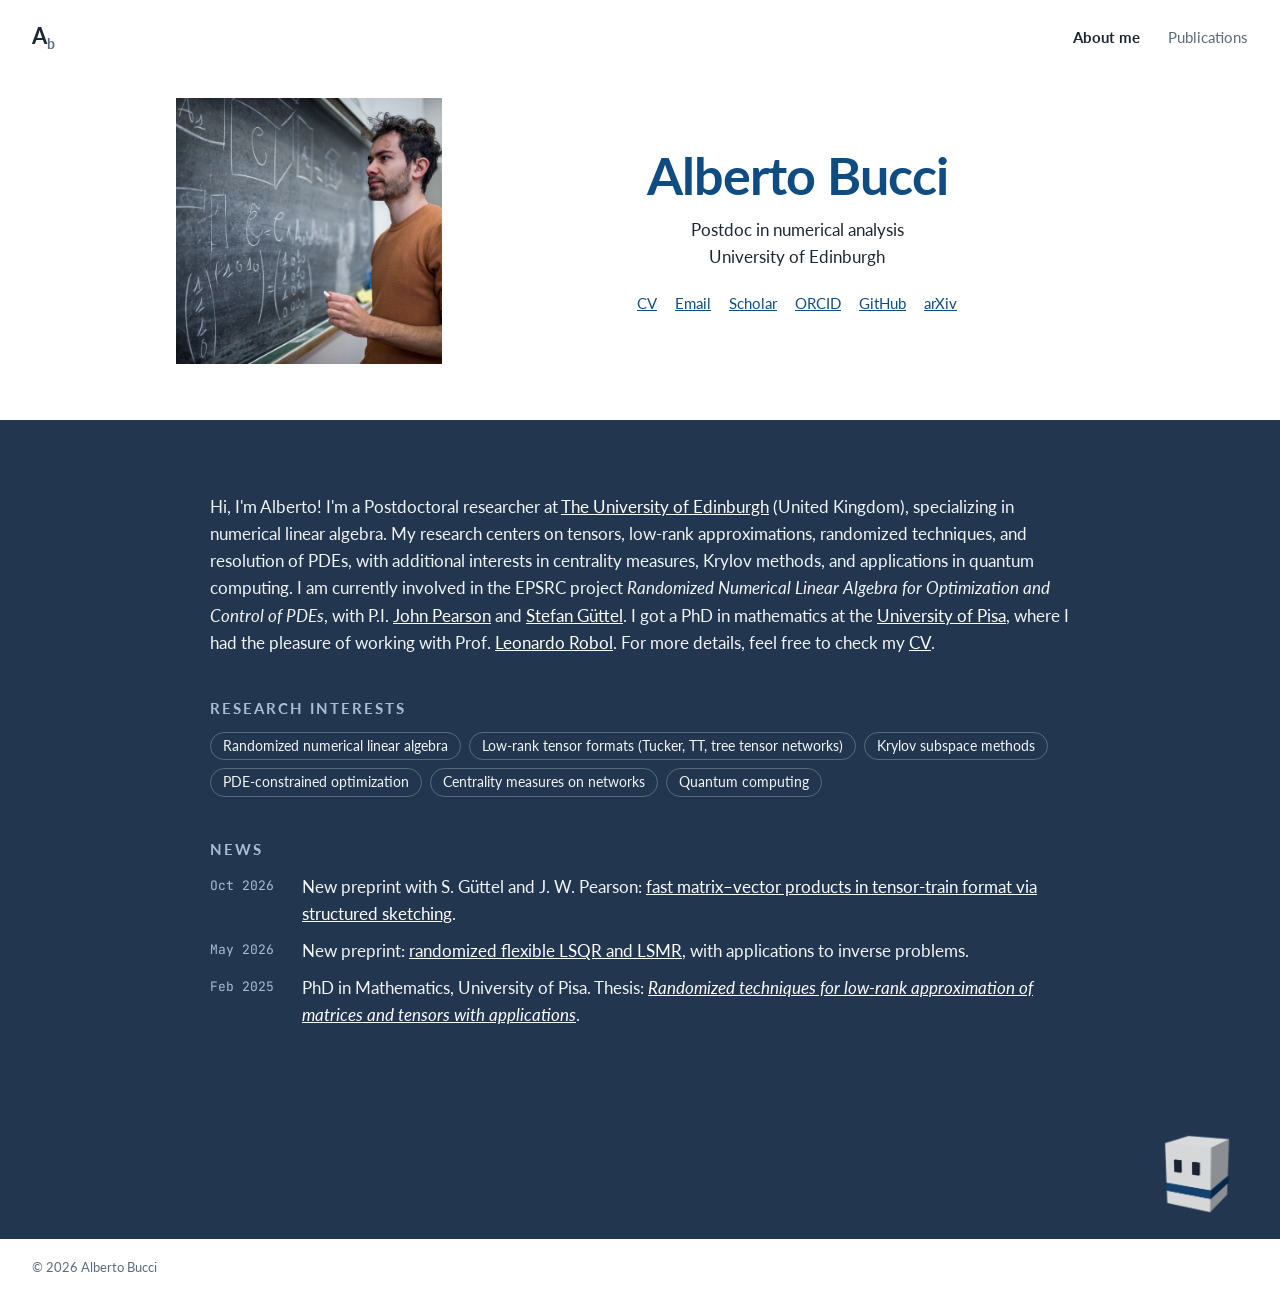
<file: index.html>
<!doctype html>
<html lang="en">
<head>
  <meta charset="utf-8">
  <meta name="viewport" content="width=device-width, initial-scale=1">
  <title>Alberto Bucci</title>
  <meta name="description" content="Alberto Bucci is a postdoctoral researcher in numerical analysis at the University of Edinburgh, working on tensors, low-rank approximation, randomized numerical linear algebra, Krylov methods and PDEs.">
  <meta name="author" content="Alberto Bucci">
  <meta name="keywords" content="Alberto Bucci, numerical linear algebra, randomized numerical linear algebra, tensors, low-rank approximation, tensor train, Tucker, Nyström, Krylov methods, GMRES, PDE-constrained optimization, University of Edinburgh, University of Pisa">
  <link rel="canonical" href="https://alb95.github.io/">
  <link rel="icon" href="assets/img/favicon.png?v=5b1a915" type="image/png">
  <link rel="apple-touch-icon" href="assets/img/apple-touch-icon.png">

  <meta property="og:type" content="profile">
  <meta property="og:title" content="Alberto Bucci">
  <meta property="og:site_name" content="Alberto Bucci">
  <meta property="og:description" content="Postdoctoral researcher at the University of Edinburgh. Tensors, low-rank approximation, randomized techniques, PDEs.">
  <meta property="og:url" content="https://alb95.github.io/">
  <meta property="og:image" content="https://alb95.github.io/assets/img/preview.jpg">
  <meta property="profile:first_name" content="Alberto">
  <meta property="profile:last_name" content="Bucci">
  <meta name="twitter:card" content="summary_large_image">

  <script type="application/ld+json">
  {
    "@context": "https://schema.org",
    "@type": "Person",
    "name": "Alberto Bucci",
    "url": "https://alb95.github.io/",
    "image": "https://alb95.github.io/assets/img/profile.jpg",
    "jobTitle": "Postdoctoral Researcher in Numerical Analysis",
    "worksFor": { "@type": "CollegeOrUniversity", "name": "The University of Edinburgh", "url": "https://www.ed.ac.uk/" },
    "alumniOf": { "@type": "CollegeOrUniversity", "name": "University of Pisa", "url": "https://www.unipi.it/" },
    "knowsAbout": ["Numerical linear algebra", "Randomized numerical linear algebra", "Tensors", "Low-rank approximation", "Krylov subspace methods", "Partial differential equations", "Centrality measures", "Quantum computing"],
    "identifier": { "@type": "PropertyValue", "propertyID": "ORCID", "value": "0009-0002-7550-6025" },
    "sameAs": [
      "https://orcid.org/0009-0002-7550-6025",
      "https://scholar.google.com/citations?user=MlXRyBoAAAAJ",
      "https://github.com/alb95",
      "https://dblp.org/pid/286/5058.html",
      "https://www.mathgenealogy.org/id.php?id=345858",
      "https://sites.google.com/view/albertobucci/about-me"
    ]
  }
  </script>

  <link rel="preconnect" href="https://fonts.googleapis.com">
  <link rel="preconnect" href="https://fonts.gstatic.com" crossorigin>
  <link href="https://fonts.googleapis.com/css2?family=Lato:ital,wght@0,400;0,700;1,400&family=JetBrains+Mono:wght@400&family=Comic+Neue:wght@700&display=swap" rel="stylesheet">
  <link rel="stylesheet" href="assets/css/style.css?v=5b1a915">
</head>
<body>
  <header class="topbar">
    <a class="brand" href="./" aria-label="Home">A<span class="brand-sub">b</span></a>
    <nav>
      <a href="./" aria-current="page">About me</a>
      <a href="publications.html">Publications</a>
    </nav>
  </header>

  <main>
    <section class="hero">
      <figure class="portrait">
        <img id="portrait" src="assets/img/profile.jpg" alt="Alberto Bucci at a blackboard" width="266" height="266">
      </figure>
      <div class="hero-text">
        <h1>Alberto Bucci</h1>
        <p class="role">Postdoc in numerical analysis<br>University of Edinburgh</p>
        <ul class="links">
          <li><a href="assets/cv.pdf">CV</a></li>
          <li><button class="copy-email" type="button" data-user="abucci2" data-domain="ed.ac.uk" title="Copy email address">Email</button></li>
          <li><a href="https://scholar.google.com/citations?user=MlXRyBoAAAAJ" rel="me">Scholar</a></li>
          <li><a href="https://orcid.org/0009-0002-7550-6025" rel="me">ORCID</a></li>
          <li><a href="https://github.com/alb95" rel="me">GitHub</a></li>
          <li><a href="https://arxiv.org/search/?searchtype=author&amp;query=Bucci%2C+Alberto">arXiv</a></li>
        </ul>
      </div>
    </section>

    <section class="band">
      <div class="band-inner">
        <p>
          Hi, I'm Alberto! I'm a Postdoctoral researcher at
          <a href="https://www.ed.ac.uk/">The University of Edinburgh</a> (United Kingdom),
          specializing in numerical linear algebra. My research centers on tensors, low-rank
          approximations, randomized techniques, and resolution of PDEs, with additional interests
          in centrality measures, Krylov methods, and applications in quantum computing.
          I am currently involved in the EPSRC project
          <em>Randomized Numerical Linear Algebra for Optimization and Control of PDEs</em>,
          with P.I. <a href="https://www.research.ed.ac.uk/en/persons/john-pearson">John Pearson</a> and
          <a href="https://guettel.com/">Stefan Güttel</a>.
          I got a PhD in mathematics at the <a href="https://www.dm.unipi.it/">University of Pisa</a>,
          where I had the pleasure of working with Prof.
          <a href="https://web.dm.unipi.it/robol/">Leonardo Robol</a>.
          For more details, feel free to check my <a href="assets/cv.pdf">CV</a>.
        </p>

        <h2>Research interests</h2>
        <ul class="tags">
          <li>Randomized numerical linear algebra</li>
          <li>Low-rank tensor formats (Tucker, TT, tree tensor networks)</li>
          <li>Krylov subspace methods</li>
          <li>PDE-constrained optimization</li>
          <li>Centrality measures on networks</li>
          <li>Quantum computing</li>
        </ul>

        <h2>News</h2>
        <ul class="news">
          <li><time datetime="2026-10">Oct 2026</time> New preprint with S. Güttel and J. W. Pearson: <a href="https://arxiv.org/abs/2610.23451">fast matrix–vector products in tensor-train format via structured sketching</a>.</li>
          <li><time datetime="2026-05">May 2026</time> New preprint: <a href="https://arxiv.org/abs/2605.22281">randomized flexible LSQR and LSMR</a>, with applications to inverse problems.</li>
          <li><time datetime="2025-02">Feb 2025</time> PhD in Mathematics, University of Pisa. Thesis: <a href="https://etd.adm.unipi.it/t/etd-02192025-124846"><em>Randomized techniques for low-rank approximation of matrices and tensors with applications</em></a>.</li>
        </ul>
      </div>
      <div class="eroe">
        <button class="eroe-btn" type="button" aria-label="Play" aria-expanded="false" aria-controls="bubble">
          <img src="assets/img/hero.png" alt="" width="300" height="349">
        </button>
        <div class="bubble" id="bubble" hidden>
          <p>Psst! Wanna jump into another dimension?</p>
          <div class="bubble-choices">
            <button type="button" data-world="matrix">Matrix world</button>
          </div>
        </div>
      </div>
    </section>
  </main>

  <footer class="footer">
    <span>© <span id="year">2026</span> Alberto Bucci</span>
  </footer>

  <script src="play/tiles.js?v=5b1a915"></script>
  <script>
    document.getElementById("year").textContent = new Date().getFullYear();

    // The hero of the game: a speech bubble, then a jump into the other dimension (play/tiles.js).
    (() => {
      const btn = document.querySelector(".eroe-btn");
      const bubble = document.getElementById("bubble");
      const toggle = (open) => {
        bubble.hidden = !open;
        btn.setAttribute("aria-expanded", String(open));
      };
      btn.addEventListener("click", (e) => { e.stopPropagation(); toggle(bubble.hidden); });
      document.addEventListener("click", (e) => { if (!e.target.closest(".eroe")) toggle(false); });
      document.addEventListener("keydown", (e) => { if (e.key === "Escape") toggle(false); });
      bubble.querySelectorAll("[data-world]").forEach((choice) => {
        choice.addEventListener("click", () => {
          const r = btn.getBoundingClientRect();
          toggle(false);
          tileWipe("cover", r.left + r.width / 2, r.top + r.height / 2, () => { location.href = "play/?world=" + choice.dataset.world; });
        });
      });
    })();

    // "Email" copies the address instead of opening a mail program.
    document.querySelectorAll(".copy-email").forEach((btn) => {
      const address = btn.dataset.user + "@" + btn.dataset.domain;
      btn.addEventListener("click", async () => {
        try {
          await navigator.clipboard.writeText(address);
          btn.textContent = address + " · copied";
        } catch {
          btn.textContent = address;
        }
        setTimeout(() => (btn.textContent = "Email"), 4000);
      });
    });
  </script>
</body>
</html>
</file>
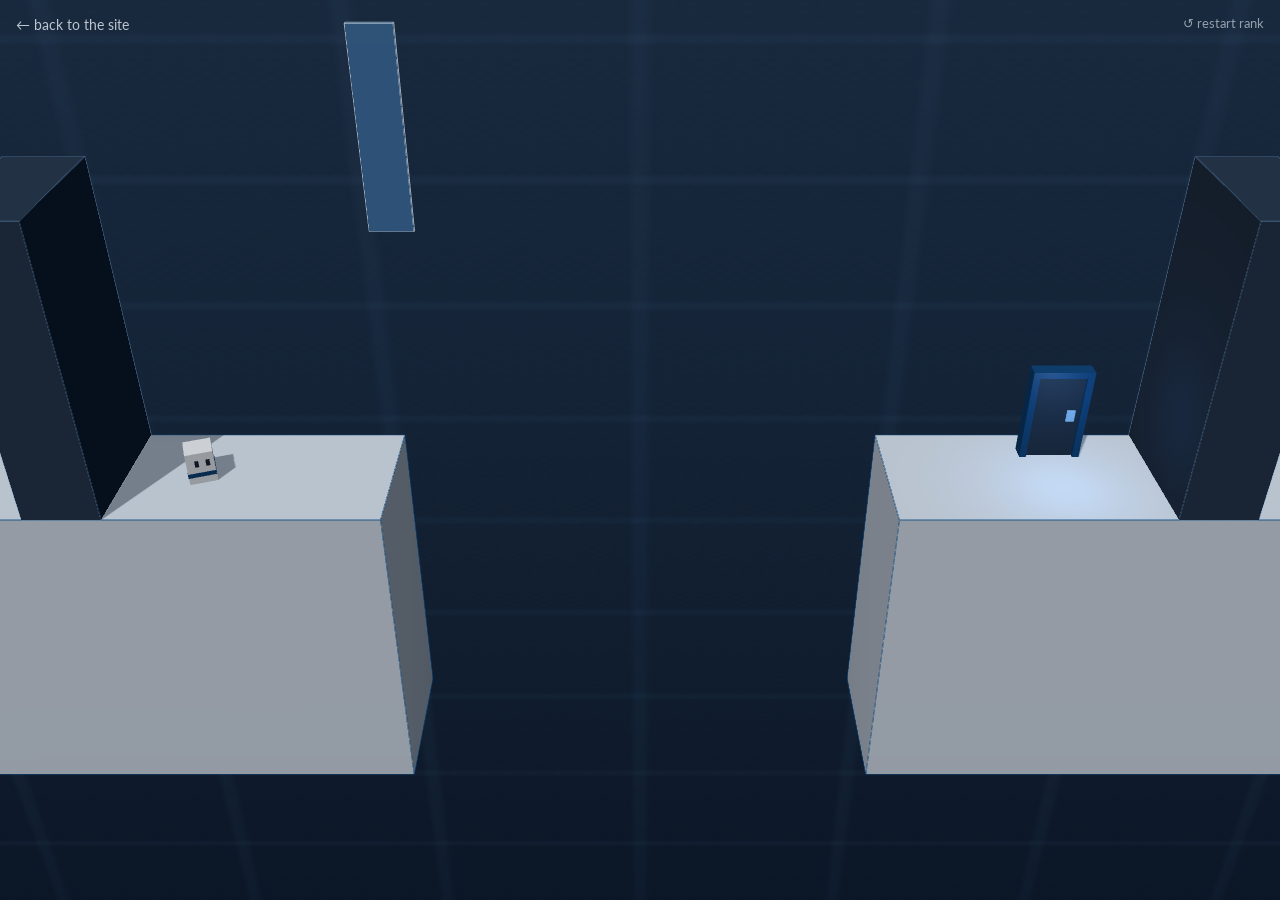
<file: play/index.html>
<!doctype html>
<html lang="en">
<head>
  <meta charset="utf-8">
  <meta name="viewport" content="width=device-width, initial-scale=1, viewport-fit=cover">
  <meta name="robots" content="noindex, nofollow">
  <title>Another dimension</title>
  <link rel="icon" href="../assets/img/favicon.png?v=5b1a915" type="image/png">
  <link rel="preconnect" href="https://fonts.googleapis.com">
  <link rel="preconnect" href="https://fonts.gstatic.com" crossorigin>
  <link href="https://fonts.googleapis.com/css2?family=Lato:wght@400;700&family=JetBrains+Mono:wght@400;700&display=swap" rel="stylesheet">
  <link rel="stylesheet" href="play.css?v=5b1a915">
</head>
<body>
  <canvas id="game" aria-label="Platform game"></canvas>

  <a class="back" href="../">← back to the site</a>
  <div class="top-right">
    <a href="#" id="restart-level">↺ restart</a>
    <a href="#" id="restart" hidden>start over</a>
  </div>
  <div class="title" id="title"></div>

  <div class="touch" id="touch" aria-hidden="true">
    <div class="touch-move">
      <button data-key="left">◀</button>
      <button data-key="right">▶</button>
    </div>
    <button data-key="jump" class="touch-jump">▲</button>
  </div>

  <div class="dialog" id="lock" hidden>
    <form class="panel" id="lock-form" autocomplete="off">
      <p class="panel-kicker">LOCKED</p>
      <p>This door needs a code.</p>
      <input id="code" maxlength="32" spellcheck="false" aria-label="Code">
      <div class="code-split" id="code-split" hidden>
        <input id="code-a" maxlength="12" spellcheck="false" aria-label="Code, first part">
        <span aria-hidden="true">-</span>
        <input id="code-b" maxlength="12" spellcheck="false" aria-label="Code, second part">
      </div>
      <p class="panel-status" id="lock-status">&nbsp;</p>
      <div class="panel-buttons">
        <button type="button" id="lock-cancel" class="secondary">Step back</button>
        <button type="submit">Open</button>
      </div>
    </form>
  </div>

  <div class="dialog" id="gate" hidden>
    <form class="panel" id="gate-form" autocomplete="off">
      <p class="panel-kicker" id="gate-kicker"></p>
      <p id="gate-text"></p>
      <input id="gate-code" maxlength="32" spellcheck="false" aria-label="Code">
      <p class="panel-status" id="gate-status">&nbsp;</p>
      <div class="panel-buttons">
        <button type="button" id="gate-cancel" class="secondary">Start from the beginning</button>
        <button type="submit">Enter</button>
      </div>
    </form>
  </div>

  <div class="dialog" id="reward" hidden>
    <div class="panel">
      <div id="reward-content"></div>
      <div class="panel-buttons">
        <a class="button secondary" href="../">Back to the site</a>
        <button type="button" id="reward-stay" class="secondary" hidden>Stay here</button>
        <button type="button" id="reward-next">Stay here</button>
      </div>
    </div>
  </div>

  <div class="arrive" aria-hidden="true"></div>
  <script src="tiles.js?v=5b1a915"></script>
  <script>   // arrival: the screen stays covered until the game has drawn itself (game.js calls arrive), then the tiles come down
    window.arrive = () => {
      const cover = document.querySelector(".arrive");
      if (!cover) return;
      tileWipe("reveal", innerWidth / 2, innerHeight / 2);
      cover.remove();
    };
    setTimeout(window.arrive, 8000);   // in case the game cannot start
  </script>

  <script type="module" src="game.js?v=5b1a915"></script>
</body>
</html>
</file>
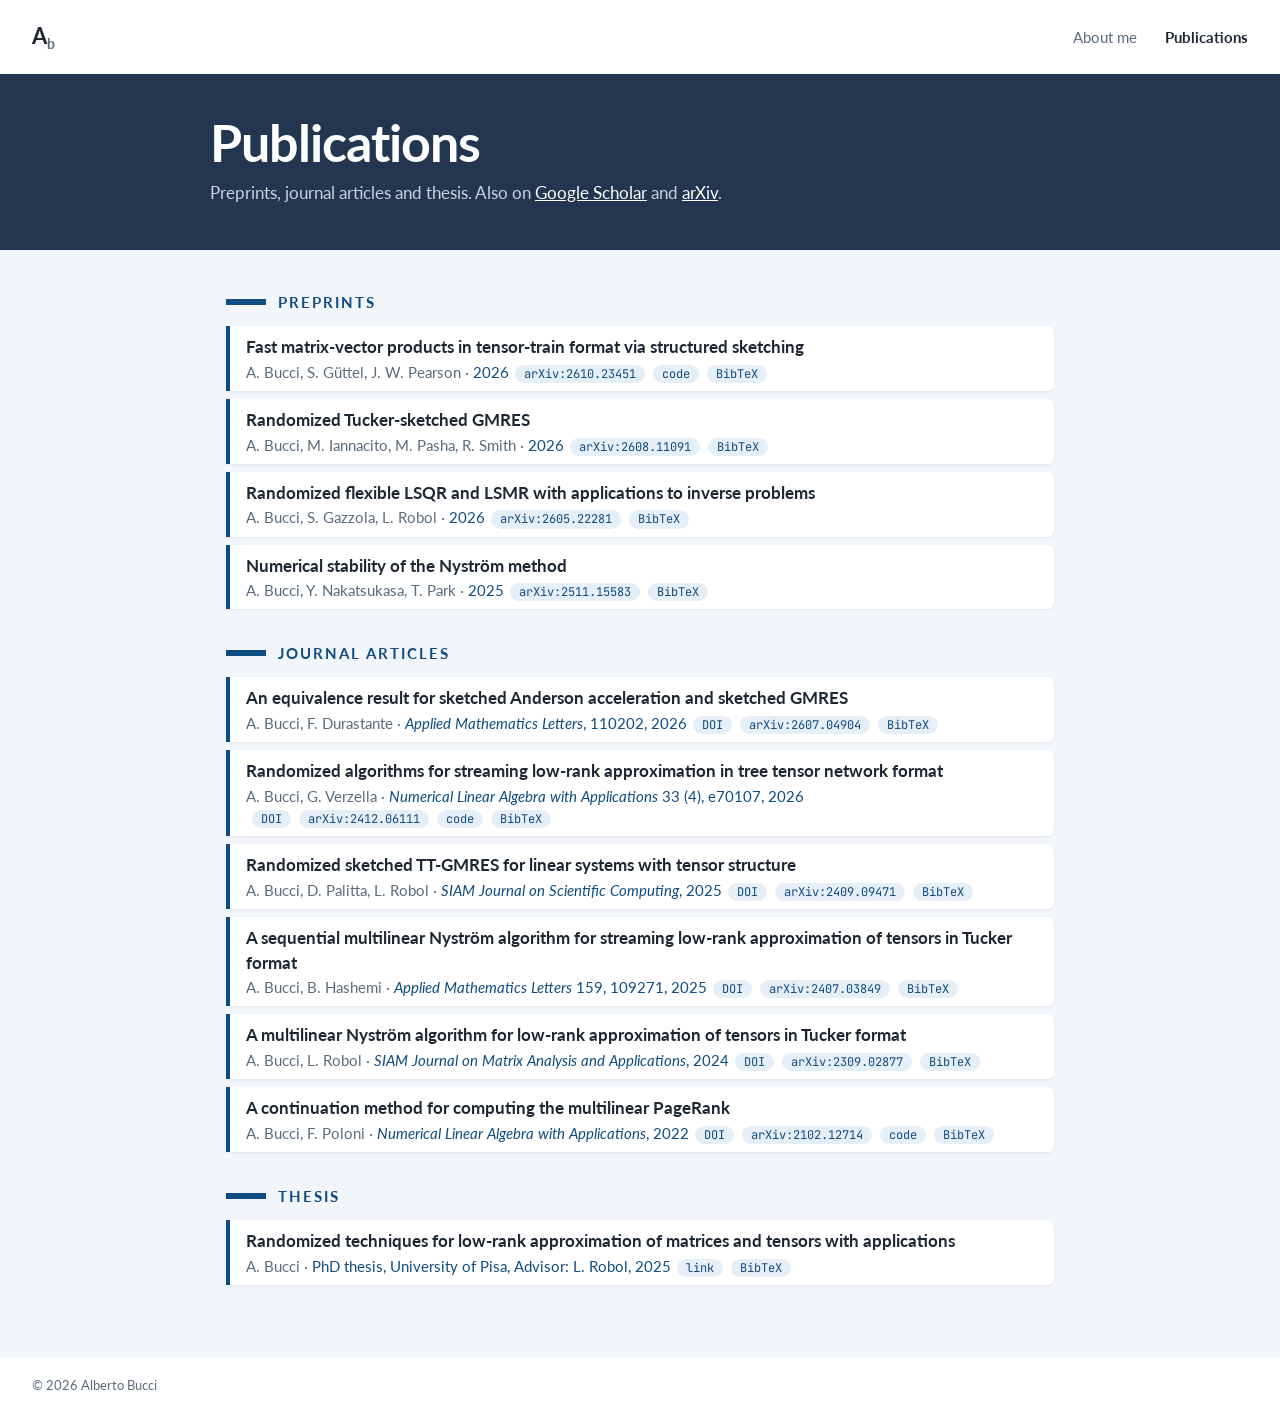
<file: publications.html>
<!doctype html>
<html lang="en">
<head>
  <meta charset="utf-8">
  <meta name="viewport" content="width=device-width, initial-scale=1">
  <title>Publications – Alberto Bucci</title>
  <meta name="description" content="Publications and preprints of Alberto Bucci: randomized algorithms for low-rank tensor approximation (Tucker, tensor train, tree tensor networks), sketched Krylov methods (TT-GMRES, flexible LSQR/LSMR), multilinear PageRank.">
  <meta name="author" content="Alberto Bucci">
  <link rel="canonical" href="https://alb95.github.io/publications.html">
  <link rel="icon" href="assets/img/favicon.png?v=5b1a915" type="image/png">
  <link rel="apple-touch-icon" href="assets/img/apple-touch-icon.png">
  <meta property="og:type" content="website">
  <meta property="og:title" content="Publications – Alberto Bucci">
  <meta property="og:site_name" content="Alberto Bucci">
  <meta property="og:image" content="https://alb95.github.io/assets/img/preview.jpg">
  <meta property="og:url" content="https://alb95.github.io/publications.html">

  <!-- JSONLD:START -->
  <script type="application/ld+json">
{
  "@context": "https://schema.org",
  "@graph": [
    {
      "@type": "ScholarlyArticle",
      "name": "Randomized Tucker-sketched GMRES",
      "author": [
        "Alberto Bucci",
        "Martina Iannacito",
        "Mirjeta Pasha",
        "Rudi Smith"
      ],
      "datePublished": "2026",
      "url": "https://arxiv.org/abs/2608.11091"
    },
    {
      "@type": "ScholarlyArticle",
      "name": "Numerical stability of the Nyström method",
      "author": [
        "Alberto Bucci",
        "Yuji Nakatsukasa",
        "Taejun Park"
      ],
      "datePublished": "2025",
      "url": "https://arxiv.org/abs/2511.15583"
    },
    {
      "@type": "ScholarlyArticle",
      "name": "Fast matrix-vector products in tensor-train format via structured sketching",
      "author": [
        "Alberto Bucci",
        "Stefan Güttel",
        "John W. Pearson"
      ],
      "datePublished": "2026",
      "url": "https://arxiv.org/abs/2610.23451"
    },
    {
      "@type": "ScholarlyArticle",
      "name": "Randomized flexible LSQR and LSMR with applications to inverse problems",
      "author": [
        "Alberto Bucci",
        "Silvia Gazzola",
        "Leonardo Robol"
      ],
      "datePublished": "2026",
      "url": "https://arxiv.org/abs/2605.22281"
    },
    {
      "@type": "ScholarlyArticle",
      "name": "An equivalence result for sketched Anderson acceleration and sketched GMRES",
      "author": [
        "Alberto Bucci",
        "Fabio Durastante"
      ],
      "datePublished": "2026",
      "isPartOf": "Applied Mathematics Letters",
      "sameAs": "https://doi.org/10.1016/j.aml.2026.110202",
      "url": "https://arxiv.org/abs/2607.04904"
    },
    {
      "@type": "ScholarlyArticle",
      "name": "Randomized algorithms for streaming low-rank approximation in tree tensor network format",
      "author": [
        "Alberto Bucci",
        "Gianfranco Verzella"
      ],
      "datePublished": "2026",
      "isPartOf": "Numerical Linear Algebra with Applications",
      "sameAs": "https://doi.org/10.1002/nla.70107",
      "url": "https://arxiv.org/abs/2412.06111"
    },
    {
      "@type": "ScholarlyArticle",
      "name": "Randomized sketched TT-GMRES for linear systems with tensor structure",
      "author": [
        "Alberto Bucci",
        "Davide Palitta",
        "Leonardo Robol"
      ],
      "datePublished": "2025",
      "isPartOf": "SIAM Journal on Scientific Computing",
      "sameAs": "https://doi.org/10.1137/24M1694999",
      "url": "https://arxiv.org/abs/2409.09471"
    },
    {
      "@type": "ScholarlyArticle",
      "name": "A sequential multilinear Nyström algorithm for streaming low-rank approximation of tensors in Tucker format",
      "author": [
        "Alberto Bucci",
        "Behnam Hashemi"
      ],
      "datePublished": "2025",
      "isPartOf": "Applied Mathematics Letters",
      "sameAs": "https://doi.org/10.1016/j.aml.2024.109271",
      "url": "https://arxiv.org/abs/2407.03849"
    },
    {
      "@type": "ScholarlyArticle",
      "name": "A multilinear Nyström algorithm for low-rank approximation of tensors in Tucker format",
      "author": [
        "Alberto Bucci",
        "Leonardo Robol"
      ],
      "datePublished": "2024",
      "isPartOf": "SIAM Journal on Matrix Analysis and Applications",
      "sameAs": "https://doi.org/10.1137/23M1599343",
      "url": "https://arxiv.org/abs/2309.02877"
    },
    {
      "@type": "ScholarlyArticle",
      "name": "A continuation method for computing the multilinear PageRank",
      "author": [
        "Alberto Bucci",
        "Federico Poloni"
      ],
      "datePublished": "2022",
      "isPartOf": "Numerical Linear Algebra with Applications",
      "sameAs": "https://doi.org/10.1002/nla.2432",
      "url": "https://arxiv.org/abs/2102.12714"
    },
    {
      "@type": "Thesis",
      "name": "Randomized techniques for low-rank approximation of matrices and tensors with applications",
      "author": [
        "Alberto Bucci"
      ],
      "datePublished": "2025",
      "url": "https://etd.adm.unipi.it/t/etd-02192025-124846"
    }
  ]
}
  </script>
  <!-- JSONLD:END -->

  <link rel="preconnect" href="https://fonts.googleapis.com">
  <link rel="preconnect" href="https://fonts.gstatic.com" crossorigin>
  <link href="https://fonts.googleapis.com/css2?family=Lato:ital,wght@0,400;0,700;1,400&family=JetBrains+Mono:wght@400&display=swap" rel="stylesheet">
  <link rel="stylesheet" href="assets/css/style.css?v=5b1a915">
</head>
<body class="pubs-page">
  <header class="topbar">
    <a class="brand" href="./" aria-label="Home">A<span class="brand-sub">b</span></a>
    <nav>
      <a href="./">About me</a>
      <a href="publications.html" aria-current="page">Publications</a>
    </nav>
  </header>

  <section class="page-band">
    <div class="page-band-inner">
      <h1>Publications</h1>
      <p>Preprints, journal articles and thesis. Also on
        <a href="https://scholar.google.com/citations?user=MlXRyBoAAAAJ">Google Scholar</a> and
        <a href="https://arxiv.org/search/?searchtype=author&amp;query=Bucci%2C+Alberto">arXiv</a>.</p>
    </div>
  </section>

  <main class="page">

    <!-- Generated from publications.bib by tools/build_publications.py: edit the .bib file, not this list. -->
    <!-- PUBLICATIONS:START -->
    <h2>Preprints</h2>
    <ol class="pubs" reversed>
      <li>
        <span class="title">Fast matrix-vector products in tensor-train format via structured sketching</span>
        <div class="meta"><span class="authors">A. Bucci, S. Güttel, J. W. Pearson</span><span class="venue">2026</span><span class="plinks"><a href="https://arxiv.org/abs/2610.23451">arXiv:2610.23451</a> <a href="https://github.com/alb95/fast-tt-matvec">code</a> <details class="bib"><summary>BibTeX</summary><pre>@misc{BucciGuettelPearson2026,
  author        = {Bucci, Alberto and G{\&quot;u}ttel, Stefan and Pearson, John W.},
  title         = {Fast matrix-vector products in tensor-train format via structured sketching},
  year          = {2026},
  eprint        = {2610.23451},
  archivePrefix = {arXiv},
  primaryClass  = {math.NA}
}</pre></details></span></div>
      </li>
      <li>
        <span class="title">Randomized Tucker-sketched GMRES</span>
        <div class="meta"><span class="authors">A. Bucci, M. Iannacito, M. Pasha, R. Smith</span><span class="venue">2026</span><span class="plinks"><a href="https://arxiv.org/abs/2608.11091">arXiv:2608.11091</a> <details class="bib"><summary>BibTeX</summary><pre>@misc{BucciIannacitoPashaSmith2026,
  author        = {Bucci, Alberto and Iannacito, Martina and Pasha, Mirjeta and Smith, Rudi},
  title         = {Randomized {Tucker}-sketched {GMRES}},
  year          = {2026},
  eprint        = {2608.11091},
  archivePrefix = {arXiv},
  primaryClass  = {math.NA}
}</pre></details></span></div>
      </li>
      <li>
        <span class="title">Randomized flexible LSQR and LSMR with applications to inverse problems</span>
        <div class="meta"><span class="authors">A. Bucci, S. Gazzola, L. Robol</span><span class="venue">2026</span><span class="plinks"><a href="https://arxiv.org/abs/2605.22281">arXiv:2605.22281</a> <details class="bib"><summary>BibTeX</summary><pre>@misc{BucciGazzolaRobol2026,
  author        = {Bucci, Alberto and Gazzola, Silvia and Robol, Leonardo},
  title         = {Randomized flexible {LSQR} and {LSMR} with applications to inverse problems},
  year          = {2026},
  eprint        = {2605.22281},
  archivePrefix = {arXiv},
  primaryClass  = {math.NA}
}</pre></details></span></div>
      </li>
      <li>
        <span class="title">Numerical stability of the Nyström method</span>
        <div class="meta"><span class="authors">A. Bucci, Y. Nakatsukasa, T. Park</span><span class="venue">2025</span><span class="plinks"><a href="https://arxiv.org/abs/2511.15583">arXiv:2511.15583</a> <details class="bib"><summary>BibTeX</summary><pre>@misc{BucciNakatsukasaPark2025,
  author        = {Bucci, Alberto and Nakatsukasa, Yuji and Park, Taejun},
  title         = {Numerical stability of the {Nystr{\&quot;o}m} method},
  year          = {2025},
  eprint        = {2511.15583},
  archivePrefix = {arXiv},
  primaryClass  = {math.NA}
}</pre></details></span></div>
      </li>
    </ol>

    <h2>Journal articles</h2>
    <ol class="pubs" reversed>
      <li>
        <span class="title">An equivalence result for sketched Anderson acceleration and sketched GMRES</span>
        <div class="meta"><span class="authors">A. Bucci, F. Durastante</span><span class="venue"><em>Applied Mathematics Letters</em>, 110202, 2026</span><span class="plinks"><a href="https://doi.org/10.1016/j.aml.2026.110202">DOI</a> <a href="https://arxiv.org/abs/2607.04904">arXiv:2607.04904</a> <details class="bib"><summary>BibTeX</summary><pre>@article{BucciDurastante2026,
  author        = {Bucci, Alberto and Durastante, Fabio},
  title         = {An equivalence result for sketched {Anderson} acceleration and sketched {GMRES}},
  journal       = {Applied Mathematics Letters},
  pages         = {110202},
  year          = {2026},
  doi           = {10.1016/j.aml.2026.110202},
  eprint        = {2607.04904},
  archivePrefix = {arXiv}
}</pre></details></span></div>
      </li>
      <li>
        <span class="title">Randomized algorithms for streaming low-rank approximation in tree tensor network format</span>
        <div class="meta"><span class="authors">A. Bucci, G. Verzella</span><span class="venue"><em>Numerical Linear Algebra with Applications</em> 33 (4), e70107, 2026</span><span class="plinks"><a href="https://doi.org/10.1002/nla.70107">DOI</a> <a href="https://arxiv.org/abs/2412.06111">arXiv:2412.06111</a> <a href="https://github.com/alb95/TTNN">code</a> <details class="bib"><summary>BibTeX</summary><pre>@article{BucciVerzella2026,
  author        = {Bucci, Alberto and Verzella, Gianfranco},
  title         = {Randomized algorithms for streaming low-rank approximation in tree tensor network format},
  journal       = {Numerical Linear Algebra with Applications},
  volume        = {33},
  number        = {4},
  pages         = {e70107},
  year          = {2026},
  doi           = {10.1002/nla.70107},
  eprint        = {2412.06111},
  archivePrefix = {arXiv}
}</pre></details></span></div>
      </li>
      <li>
        <span class="title">Randomized sketched TT-GMRES for linear systems with tensor structure</span>
        <div class="meta"><span class="authors">A. Bucci, D. Palitta, L. Robol</span><span class="venue"><em>SIAM Journal on Scientific Computing</em>, 2025</span><span class="plinks"><a href="https://doi.org/10.1137/24M1694999">DOI</a> <a href="https://arxiv.org/abs/2409.09471">arXiv:2409.09471</a> <details class="bib"><summary>BibTeX</summary><pre>@article{BucciPalittaRobol2025,
  author        = {Bucci, Alberto and Palitta, Davide and Robol, Leonardo},
  title         = {Randomized sketched {TT-GMRES} for linear systems with tensor structure},
  journal       = {SIAM Journal on Scientific Computing},
  year          = {2025},
  doi           = {10.1137/24M1694999},
  eprint        = {2409.09471},
  archivePrefix = {arXiv}
}</pre></details></span></div>
      </li>
      <li>
        <span class="title">A sequential multilinear Nyström algorithm for streaming low-rank approximation of tensors in Tucker format</span>
        <div class="meta"><span class="authors">A. Bucci, B. Hashemi</span><span class="venue"><em>Applied Mathematics Letters</em> 159, 109271, 2025</span><span class="plinks"><a href="https://doi.org/10.1016/j.aml.2024.109271">DOI</a> <a href="https://arxiv.org/abs/2407.03849">arXiv:2407.03849</a> <details class="bib"><summary>BibTeX</summary><pre>@article{BucciHashemi2025,
  author        = {Bucci, Alberto and Hashemi, Behnam},
  title         = {A sequential multilinear {Nystr{\&quot;o}m} algorithm for streaming low-rank approximation of tensors in {Tucker} format},
  journal       = {Applied Mathematics Letters},
  volume        = {159},
  pages         = {109271},
  year          = {2025},
  doi           = {10.1016/j.aml.2024.109271},
  eprint        = {2407.03849},
  archivePrefix = {arXiv}
}</pre></details></span></div>
      </li>
      <li>
        <span class="title">A multilinear Nyström algorithm for low-rank approximation of tensors in Tucker format</span>
        <div class="meta"><span class="authors">A. Bucci, L. Robol</span><span class="venue"><em>SIAM Journal on Matrix Analysis and Applications</em>, 2024</span><span class="plinks"><a href="https://doi.org/10.1137/23M1599343">DOI</a> <a href="https://arxiv.org/abs/2309.02877">arXiv:2309.02877</a> <details class="bib"><summary>BibTeX</summary><pre>@article{BucciRobol2024,
  author        = {Bucci, Alberto and Robol, Leonardo},
  title         = {A multilinear {Nystr{\&quot;o}m} algorithm for low-rank approximation of tensors in {Tucker} format},
  journal       = {SIAM Journal on Matrix Analysis and Applications},
  year          = {2024},
  doi           = {10.1137/23M1599343},
  eprint        = {2309.02877},
  archivePrefix = {arXiv}
}</pre></details></span></div>
      </li>
      <li>
        <span class="title">A continuation method for computing the multilinear PageRank</span>
        <div class="meta"><span class="authors">A. Bucci, F. Poloni</span><span class="venue"><em>Numerical Linear Algebra with Applications</em>, 2022</span><span class="plinks"><a href="https://doi.org/10.1002/nla.2432">DOI</a> <a href="https://arxiv.org/abs/2102.12714">arXiv:2102.12714</a> <a href="https://github.com/alb95/mlpr">code</a> <details class="bib"><summary>BibTeX</summary><pre>@article{BucciPoloni2022,
  author        = {Bucci, Alberto and Poloni, Federico},
  title         = {A continuation method for computing the multilinear {PageRank}},
  journal       = {Numerical Linear Algebra with Applications},
  year          = {2022},
  doi           = {10.1002/nla.2432},
  eprint        = {2102.12714},
  archivePrefix = {arXiv}
}</pre></details></span></div>
      </li>
    </ol>

    <h2>Thesis</h2>
    <ol class="pubs">
      <li>
        <span class="title">Randomized techniques for low-rank approximation of matrices and tensors with applications</span>
        <div class="meta"><span class="authors">A. Bucci</span><span class="venue">PhD thesis, University of Pisa, Advisor: L. Robol, 2025</span><span class="plinks"><a href="https://etd.adm.unipi.it/t/etd-02192025-124846">link</a> <details class="bib"><summary>BibTeX</summary><pre>@phdthesis{BucciPhD2025,
  author = {Bucci, Alberto},
  title  = {Randomized techniques for low-rank approximation of matrices and tensors with applications},
  school = {University of Pisa},
  year   = {2025},
  note   = {Advisor: L. Robol},
  url    = {https://etd.adm.unipi.it/t/etd-02192025-124846}
}</pre></details></span></div>
      </li>
    </ol>
    <!-- PUBLICATIONS:END -->
  </main>

  <footer class="footer">
    <span>© <span id="year">2026</span> Alberto Bucci</span>
  </footer>

  <script>document.getElementById("year").textContent = new Date().getFullYear();</script>
</body>
</html>
</file>
<file: assets/css/style.css>
:root {
  --foto-larghezza: 266px;        
  --foto-larghezza-telefono: 200px;
  --foto-inquadratura: center;    
  --eroe-larghezza: 70px;
  --eroe-dal-basso: 24px;         
  --eroe-da-destra: 48px;         
  --eroe-larghezza-telefono: 62px;
  --banda-spazio-sotto: 200px;    
  --accent: #0f4c81;              
  --band: #22374f;                
}
:root {
  --bg: #ffffff;
  --fg: #1d2733;
  --muted: #5b6b7c;
  --band-fg: #f2f5f8;
  --band-link: #ffffff;
  --rule: #e3e8ee;
  --mono: "JetBrains Mono", ui-monospace, monospace;
}
* { box-sizing: border-box; }
html { -webkit-text-size-adjust: 100%; }
body {
  margin: 0;
  background: var(--bg);
  color: var(--fg);
  font: 17px/1.6 "Lato", system-ui, sans-serif;
  min-height: 100vh;
  display: flex;
  flex-direction: column;
}
main { flex: 1; }
a { color: var(--accent); }
a:hover { text-decoration-thickness: 2px; }
::selection { background: var(--accent); color: var(--bg); }
.topbar {
  display: flex;
  justify-content: space-between;
  align-items: center;
  padding: 18px 32px;
}
.brand {
  font-weight: 700;
  font-size: 22px;
  color: var(--fg);
  text-decoration: none;
  letter-spacing: -0.5px;
}
.brand-sub { font-size: 14px; vertical-align: sub; color: var(--muted); }
.topbar nav a {
  margin-left: 24px;
  color: var(--muted);
  text-decoration: none;
  font-size: 15px;
}
.topbar nav a[aria-current="page"] { color: var(--fg); font-weight: 700; }
.hero {
  max-width: 960px;
  margin: 24px auto 56px;
  padding: 0 16px;
  display: grid;
  grid-template-columns: var(--foto-larghezza) 1fr;
  gap: 48px;
  align-items: center;
}
.portrait { margin: 0; }
.portrait img {
  display: block;
  width: var(--foto-larghezza);
  height: var(--foto-larghezza);
  object-fit: cover;
  object-position: var(--foto-inquadratura);
}
.hero-text { text-align: center; }
h1 {
  font-size: clamp(40px, 6vw, 52px);
  line-height: 1.1;
  margin: 0 0 12px;
  color: var(--accent);
  letter-spacing: -1px;
}
.role { margin: 0 0 20px; color: var(--fg); }
.links {
  list-style: none;
  padding: 0;
  margin: 0;
  display: flex;
  flex-wrap: wrap;
  justify-content: center;
  gap: 8px 18px;
  font-size: 15px;
}
.copy-email {
  background: none;
  border: 0;
  padding: 0;
  font: inherit;
  color: var(--accent);
  text-decoration: underline;
  cursor: pointer;
}
.band {
  background: var(--band);
  color: var(--band-fg);
  position: relative;
  padding: 56px 16px var(--banda-spazio-sotto);
  overflow: hidden;
}
.band-inner { max-width: 860px; margin: 0 auto; }
.band a { color: var(--band-link); }
.band h2 {
  font-size: 15px;
  text-transform: uppercase;
  letter-spacing: 2px;
  margin: 40px 0 12px;
  color: #a9bdd2;
}
.tags { list-style: none; padding: 0; margin: 0; display: flex; flex-wrap: wrap; gap: 8px; }
.tags li {
  border: 1px solid rgba(255,255,255,.25);
  border-radius: 999px;
  padding: 2px 12px;
  font-size: 14px;
}
.news { list-style: none; padding: 0; margin: 0; }
.news li { margin: 0 0 10px; padding-left: 92px; position: relative; }
.news time {
  position: absolute;
  left: 0;
  font-family: var(--mono);
  font-size: 13px;
  color: #a9bdd2;
  top: 3px;
}
.pubs-page { background: #f2f6fa; }
.pubs-page .topbar { background: var(--bg); }
.page-band {
  background: var(--band);
  color: var(--band-fg);
  padding: 40px 16px 44px;
}
.page-band-inner { max-width: 860px; margin: 0 auto; }
.page-band h1 { color: #fff; margin: 0 0 8px; }
.page-band p { margin: 0; color: #c9d6e3; }
.page-band a { color: #fff; }
.page { max-width: 860px; margin: 8px auto 64px; padding: 0 16px; width: 100%; }
.page h2 {
  display: flex;
  align-items: center;
  gap: 12px;
  font-size: 15px;
  text-transform: uppercase;
  letter-spacing: 2px;
  color: var(--accent);
  margin: 32px 0 12px;
}
.page h2::before {
  content: "";
  width: 40px;
  height: 6px;
  background: var(--accent);
  flex-shrink: 0;
}
.pubs { list-style: none; padding: 0; margin: 0; }
.pubs li {
  background: #fff;
  border-left: 4px solid var(--accent);
  border-radius: 0 6px 6px 0;
  box-shadow: 0 1px 3px rgba(20, 40, 70, .08);
  padding: 9px 16px 8px;
  margin-bottom: 8px;
  line-height: 1.45;
}
.pubs .title { display: block; font-weight: 700; color: var(--fg); }
.pubs .meta { font-size: 14.5px; margin-top: 2px; }
.pubs .authors { color: var(--muted); }
.pubs .venue { color: var(--accent); }
.pubs .authors + .venue::before { content: " · "; color: var(--muted); }
.pubs .venue:empty { display: none; }
.pubs .plinks { margin-left: 4px; white-space: nowrap; }
.pubs .plinks > a,
.bib summary {
  display: inline-block;
  font: 12px/1.35 var(--mono);
  color: var(--accent);
  background: #e6eef7;
  border-radius: 999px;
  padding: 1px 9px;
  margin: 0 2px;
  text-decoration: none;
  cursor: pointer;
  transition: background .15s, color .15s;
}
.pubs .plinks > a:hover,
.bib summary:hover,
.bib[open] summary { background: var(--accent); color: #fff; }
.bib { display: inline; }
.bib summary { list-style: none; }
.bib summary::-webkit-details-marker { display: none; }
.bib pre {
  margin: 8px 0 0;
  padding: 12px 14px;
  background: #f4f7fb;
  border: 1px solid var(--rule);
  border-radius: 4px;
  font: 12.5px/1.5 var(--mono);
  overflow-x: auto;
  max-width: 100%;
}
.footer {
  background: var(--bg);
  display: flex;
  justify-content: space-between;
  align-items: center;
  padding: 18px 32px;
  font-size: 13px;
  color: var(--muted);
}
.eroe {
  position: absolute;
  right: var(--eroe-da-destra);
  bottom: var(--eroe-dal-basso);
  width: var(--eroe-larghezza);
  z-index: 2;
}
.eroe-btn {
  display: block;
  width: 100%;
  padding: 0;
  border: 0;
  background: none;
  cursor: pointer;
  transition: transform .2s;
}
.eroe-btn:hover { transform: rotate(-4deg) scale(1.06); }   
.eroe-btn[aria-expanded="true"] img { animation: eroe-hop .55s cubic-bezier(.3, .7, .4, 1); }   
.eroe-btn:focus-visible { outline: 2px dashed #7db4e6; outline-offset: 4px; }
.eroe-btn img { display: block; width: 100%; height: auto; transform-origin: 50% 100%; }
@keyframes eroe-hop {   
  0% { transform: none; }
  15% { transform: scale(1.12, .86); }
  45% { transform: translateY(-26%) scale(.94, 1.06); }
  80% { transform: none; }
  90% { transform: scale(1.08, .92); }
  100% { transform: none; }
}
.bubble {
  position: absolute;
  bottom: calc(100% + 16px);
  right: 20%;
  width: 240px;
  background: #fff;
  color: #14243a;
  border-radius: 12px;
  padding: 12px 14px;
  font: 700 15px/1.4 "Lato", sans-serif;
  text-align: center;
  box-shadow: 0 4px 18px rgba(0, 0, 0, .3);
  animation: bubble-pop .25s cubic-bezier(.3, 1.6, .5, 1);
}
.bubble[hidden] { display: none; }
.bubble::after {
  content: "";
  position: absolute;
  right: 22px;
  bottom: -9px;
  border: 10px solid transparent;
  border-top-color: #fff;
  border-bottom: 0;
}
.bubble p { margin: 0 0 10px; }
.bubble-choices { display: flex; flex-direction: column; gap: 8px; }
.bubble-choices button {
  font: inherit;
  font-size: 14px;
  letter-spacing: .02em;
  padding: 7px 10px;
  border: 0;
  border-radius: 6px;
  background: var(--accent);
  color: #fff;
  cursor: pointer;
  transition: background .15s, transform .15s;
}
.bubble-choices button:last-child { background: #e6eef7; color: #14243a; }
.bubble-choices button:hover { background: #7db4e6; color: #0b1626; transform: translateY(-1px); }
@keyframes bubble-pop { from { transform: scale(.6); opacity: 0; } }
.tiles { position: fixed; inset: 0; z-index: 100; overflow: hidden; pointer-events: none; }
.tiles i { position: absolute; width: calc(var(--s) + 1px); height: calc(var(--s) + 1px); }
.tiles.cover i { transform: scale(0) rotate(-90deg); animation: tile-in .3s cubic-bezier(.3, 1.4, .5, 1) forwards; }
.tiles.reveal i { animation: tile-out .3s cubic-bezier(.5, 0, .7, .4) both; }
@keyframes tile-in { to { transform: none; } }
@keyframes tile-out { from { transform: none; } to { transform: scale(0) rotate(90deg); } }
@media (max-width: 1200px) {
  .eroe { position: relative; right: auto; bottom: auto; margin: 32px auto 0; }
  .bubble { right: auto; left: 50%; margin-left: -120px; }
  .bubble::after { right: auto; left: 50%; margin-left: -10px; }
  .band { padding-bottom: 40px; }
}
@media (max-width: 720px) {
  .eroe { width: var(--eroe-larghezza-telefono); }
}
.center {
  max-width: 640px;
  margin: 0 auto;
  padding: 64px 16px;
  text-align: center;
}
.big { font-size: clamp(96px, 22vw, 180px); font-weight: 700; line-height: 1; margin: 0; color: var(--accent); }
@media (max-width: 720px) {
  .topbar, .footer { padding: 14px 16px; }
  .hero { grid-template-columns: 1fr; gap: 24px; justify-items: center; }
  .portrait img { width: var(--foto-larghezza-telefono); height: var(--foto-larghezza-telefono); }
  .news li { padding-left: 0; }
  .news time { position: static; display: block; }
}
@media (prefers-reduced-motion: reduce) {
  * { transition: none !important; animation: none !important; }
}
</file>
<file: play/play.css>
:root {
  --navy: #22374f;
  --deep: #14243a;
  --accent: #0f4c81;
  --sky: #7db4e6;
  --light: #e6eef7;
  --mono: "JetBrains Mono", ui-monospace, monospace;
}
* { box-sizing: border-box; }
html, body {
  margin: 0;
  height: 100%;
  overflow: hidden;
  background: var(--deep);
  color: #fff;
  font: 16px/1.5 "Lato", system-ui, sans-serif;
  -webkit-user-select: none;
  user-select: none;
  touch-action: none;
}
#game { display: block; width: 100vw; height: 100vh; height: 100dvh; }
.back {
  position: fixed;
  top: 14px;
  left: 16px;
  color: var(--light);
  font-size: 14px;
  text-decoration: none;
  opacity: .8;
  z-index: 5;
}
.back:hover { opacity: 1; text-decoration: underline; }
.top-right {
  position: fixed;
  top: 14px;
  right: 16px;
  display: flex;
  gap: 16px;
  z-index: 5;
}
.top-right a {
  color: var(--light);
  font-size: 13px;
  text-decoration: none;
  opacity: .6;
}
.top-right a:hover { opacity: 1; text-decoration: underline; }
.top-right a[hidden] { display: none; }
.title {
  position: fixed;
  top: 18%;
  left: 0;
  right: 0;
  text-align: center;
  font: 700 clamp(18px, 4vw, 34px)/1.2 var(--mono);
  letter-spacing: .25em;
  color: var(--light);
  text-shadow: 0 0 18px rgba(125, 180, 230, .7);
  pointer-events: none;
  opacity: 0;
  transition: opacity 1s;
  z-index: 4;
}
.title.show { opacity: 1; }
.title small { display: block; font-size: .5em; letter-spacing: .4em; opacity: .7; margin-top: 8px; }
.wall-image {
  position: fixed;
  opacity: 0;
  z-index: 3;
  -webkit-touch-callout: default;
}
.wall-image[hidden] { display: none; }
.wall-save {
  position: fixed;
  transform: translateX(-50%);
  z-index: 3;
  padding: 6px 12px;
  font: 700 13px var(--mono);
  color: var(--light);
  background: rgba(15, 76, 129, .85);
  border: 1px solid var(--sky);
  border-radius: 6px;
  cursor: pointer;
}
.wall-save:hover { background: var(--accent); }
.wall-save[hidden] { display: none; }
.speech {
  position: fixed;
  transform: translate(-50%, calc(-100% - 14px));
  z-index: 4;
  width: max-content;
  max-width: min(260px, 70vw);
  padding: 10px 14px;
  font: 700 14px/1.4 "Lato", sans-serif;
  color: var(--deep);
  background: #fff;
  border-radius: 12px;
  box-shadow: 0 4px 18px rgba(0, 0, 0, .3);
  opacity: 0;
  transition: opacity .3s;
  pointer-events: none;
}
.speech.show { opacity: 1; }
.speech::after {
  content: "";
  position: absolute;
  left: 50%;
  bottom: -9px;
  margin-left: -9px;
  border: 9px solid transparent;
  border-bottom: 0;
  border-top-color: #fff;
}
.speech.oneline {
  max-width: none;
  white-space: nowrap;
  font: 700 13px var(--mono);
}
.notebook {
  position: fixed;
  top: 46px;
  left: 16px;
  z-index: 5;
  max-width: min(92vw, 400px);
  color: var(--light);
  background: rgba(20, 36, 58, .85);
  border: 1px solid var(--accent);
  border-radius: 8px;
  font: 12px/1.6 var(--mono);
}
.notebook button {
  padding: 6px 10px;
  font: 700 12px var(--mono);
  color: var(--light);
  background: none;
  border: 0;
  cursor: pointer;
}
.notebook ol {
  margin: 0;
  padding: 0 12px 8px 40px;
  max-height: 50vh;
  overflow: auto;
  -webkit-user-select: text;
  user-select: text;
}
.notebook ol[hidden] { display: none; }
.notebook .cards { padding: 0 12px 10px; max-height: 60vh; overflow: auto; }
.notebook .cards[hidden] { display: none; }
.notebook .card { margin-top: 6px; }
.notebook .card ol { margin: 2px 0 0; padding-left: 26px; max-height: none; }
.notebook .card canvas { width: 180px; height: 60px; vertical-align: middle; border-radius: 4px; }
.notebook .chip {
  display: inline-block;
  min-width: 18px;
  margin-right: 3px;
  padding: 0 4px;
  border-radius: 4px;
  text-align: center;
  font-weight: 700;
  color: #fff;
}
.notebook .chip.red { background: #b8352d; }
.notebook .chip.grey { background: #5d6a77; }
.notebook .bars { display: inline-flex; gap: 1px; margin-right: 6px; vertical-align: middle; }
.notebook .bars i { width: 7px; height: 12px; background: rgba(230, 238, 247, .12); }
.notebook .bars.red i.on { background: #e2453c; }
.notebook .bars.grey i.on { background: #9aa5b1; }
.notebook.flash { animation: notebook-flash .9s; }
@keyframes notebook-flash {
  0% { box-shadow: 0 0 0 0 rgba(125, 180, 230, .9); }
  100% { box-shadow: 0 0 0 14px rgba(125, 180, 230, 0); }
}
.touch { display: none; }
@media (pointer: coarse) {
  .touch {
    display: flex;
    justify-content: space-between;
    align-items: flex-end;
    position: fixed;
    left: 0;
    right: 0;
    bottom: 0;
    padding: 0 18px max(18px, env(safe-area-inset-bottom));
    pointer-events: none;
    z-index: 5;
  }
}
.touch button {
  pointer-events: auto;
  width: 64px;
  height: 64px;
  border-radius: 50%;
  border: 2px solid rgba(230, 238, 247, .5);
  background: rgba(15, 76, 129, .45);
  color: var(--light);
  font-size: 22px;
  touch-action: none;
}
.touch button.down { background: rgba(125, 180, 230, .6); }
.touch-move { display: flex; gap: 14px; }
.touch-jump { width: 76px !important; height: 76px !important; }
.dialog {
  position: fixed;
  inset: 0;
  display: flex;
  align-items: center;
  justify-content: center;
  background: rgba(10, 18, 30, .55);
  padding: 16px;
  z-index: 10;
}
.dialog[hidden] { display: none; }
.panel {
  width: min(92vw, 420px);
  background: var(--navy);
  border: 2px solid var(--accent);
  border-radius: 10px;
  box-shadow: 0 0 40px rgba(125, 180, 230, .25);
  padding: 22px 24px;
  text-align: center;
}
.panel h2 { margin: 0 0 10px; font: 700 22px/1.3 var(--mono); letter-spacing: .1em; color: var(--sky); }
.panel p { margin: 0 0 10px; color: var(--light); }
.panel-kicker { font: 700 13px var(--mono); letter-spacing: .35em; color: var(--sky) !important; }
.panel input {
  width: 100%;
  margin: 6px 0 4px;
  padding: 10px 12px;
  font: 700 22px var(--mono);
  letter-spacing: .4em;
  text-align: center;
  text-transform: uppercase;
  color: #fff;
  background: var(--deep);
  border: 1px solid var(--accent);
  border-radius: 6px;
  outline: none;
  -webkit-user-select: text;
  user-select: text;
}
.panel input:focus { border-color: var(--sky); }
.panel input[hidden] { display: none; }
.code-split { display: flex; align-items: center; gap: 8px; }
.code-split[hidden] { display: none; }
.code-split input { flex: 1; min-width: 0; font-size: 18px; letter-spacing: .2em; padding: 10px 6px; }
.code-split span { font: 700 26px var(--mono); color: var(--sky); }
.panel-status { font: 13px var(--mono); color: var(--sky) !important; min-height: 1.5em; }
.panel-buttons { display: flex; gap: 10px; justify-content: center; margin-top: 8px; flex-wrap: wrap; }
.panel button, .panel .button {
  font: 700 14px "Lato", sans-serif;
  padding: 9px 18px;
  border-radius: 6px;
  border: 0;
  background: var(--sky);
  color: var(--deep);
  cursor: pointer;
  text-decoration: none;
}
.panel .secondary { background: transparent; color: var(--light); border: 1px solid var(--accent); }
.shake { animation: shake .4s; }
@keyframes shake {
  25% { transform: translateX(-8px); }
  50% { transform: translateX(8px); }
  75% { transform: translateX(-4px); }
}
.tiles { position: fixed; inset: 0; z-index: 100; overflow: hidden; pointer-events: none; }
.tiles i { position: absolute; width: calc(var(--s) + 1px); height: calc(var(--s) + 1px); }
.tiles.cover i { transform: scale(0) rotate(-90deg); animation: tile-in .3s cubic-bezier(.3, 1.4, .5, 1) forwards; }
.tiles.reveal i { animation: tile-out .3s cubic-bezier(.5, 0, .7, .4) both; }
@keyframes tile-in { to { transform: none; } }
@keyframes tile-out { from { transform: none; } to { transform: scale(0) rotate(90deg); } }
.arrive { position: fixed; inset: 0; z-index: 100; background: #14243a; pointer-events: none; }
.boss-q { max-width: min(92vw, 440px); }
.boss-q .q { margin: 2px 0 6px; font-size: 15px; font-weight: 700; color: #fff; }
.boss-q pre { margin: 0 0 8px; padding: 6px 8px; overflow: auto; background: rgba(0, 0, 0, .25); border-radius: 4px; -webkit-user-select: text; user-select: text; }
.boss-q .file { margin: 6px 0; }
.boss-q .file img { display: block; max-width: 100%; max-height: 30vh; margin-bottom: 4px; background: #fff; border-radius: 4px; cursor: zoom-in; }
.boss-q .file button { padding: 3px 8px; border: 1px solid var(--accent); border-radius: 4px; }
.boss-q .file button:hover { background: var(--accent); }
.boss-q .term button.q { display: block; width: 100%; padding: 3px 0; text-align: left; font-size: 13px; }
.boss-q .term.green button.q { color: #7fe0a6; }
.boss-q .term.red button.q { color: #ff8a80; }
.vp .sl { display: flex; gap: 14px; justify-content: center; flex-wrap: wrap; margin: 8px 0 4px; }
.vp .s { display: flex; flex-direction: column; align-items: center; gap: 6px; padding: 10px; background: #0b1524; border-radius: 6px; box-shadow: inset 0 3px 8px rgba(0, 0, 0, .75), inset 0 -1px 0 rgba(255, 255, 255, .06); }
.vp .s svg { display: block; }
.vp .s rect { fill: #5a4c1c; stroke: #2a220b; stroke-width: .12; }   
.vp .s.ok rect { fill: #ffd84a; stroke: #fff2b0; stroke-width: .06; }
.vp .s.ok svg { filter: drop-shadow(0 0 4px rgba(255, 216, 74, .9)); }
.vp .s.nw svg { animation: vp-in 1.1s cubic-bezier(.2, .8, .3, 1) both; }
@keyframes vp-in {
  0% { transform: translateY(26px) scale(1.15); opacity: 0; filter: none; }
  60% { transform: translateY(0) scale(1); opacity: 1; filter: none; }
  100% { filter: drop-shadow(0 0 4px rgba(255, 216, 74, .9)); }
}
.vp .s span { font: 700 11px var(--mono); color: #8a7a4a; }
.vp .s.ok span { color: #ffd84a; }
.acct .panel-buttons.acct-choices { flex-wrap: wrap; }
.acct .acct-note { font-size: 12px; opacity: .75; }
.acct .panel input { text-transform: none; letter-spacing: normal; }   
.pw { display: flex; align-items: flex-start; gap: 2px; padding: 8px 10px; pointer-events: none; }
.pw.show { pointer-events: auto; }
.pw span { font: 700 26px/1 "Lato", sans-serif; padding-top: 10px; }
.pw input { width: 15ch; padding: 3px 6px; font: 700 14px/1.2 monospace; color: var(--deep); border: 1px solid #9fb3c8; border-radius: 4px; text-transform: none; }
.pw button { margin: 8px 0 0 6px; padding: 2px 9px; font-size: 18px; color: var(--deep); background: #ffd84a; border: 0; border-radius: 4px; cursor: pointer; }
.pw.chest { max-width: 250px; }
.pw.chest div { display: flex; }
.pw.chest input { flex: 1; width: auto; text-transform: uppercase; }
.pw.chest button { margin: 0 0 0 6px; }
.zoom-back { position: fixed; z-index: 4; transform: translate(0, 0); padding: 2px 10px; font: 700 20px/1.2 "Lato", sans-serif; color: #14243a; background: #ffd84a; border: 0; border-radius: 6px; cursor: pointer; }
.zoom-back[hidden] { display: none; }
</file>
